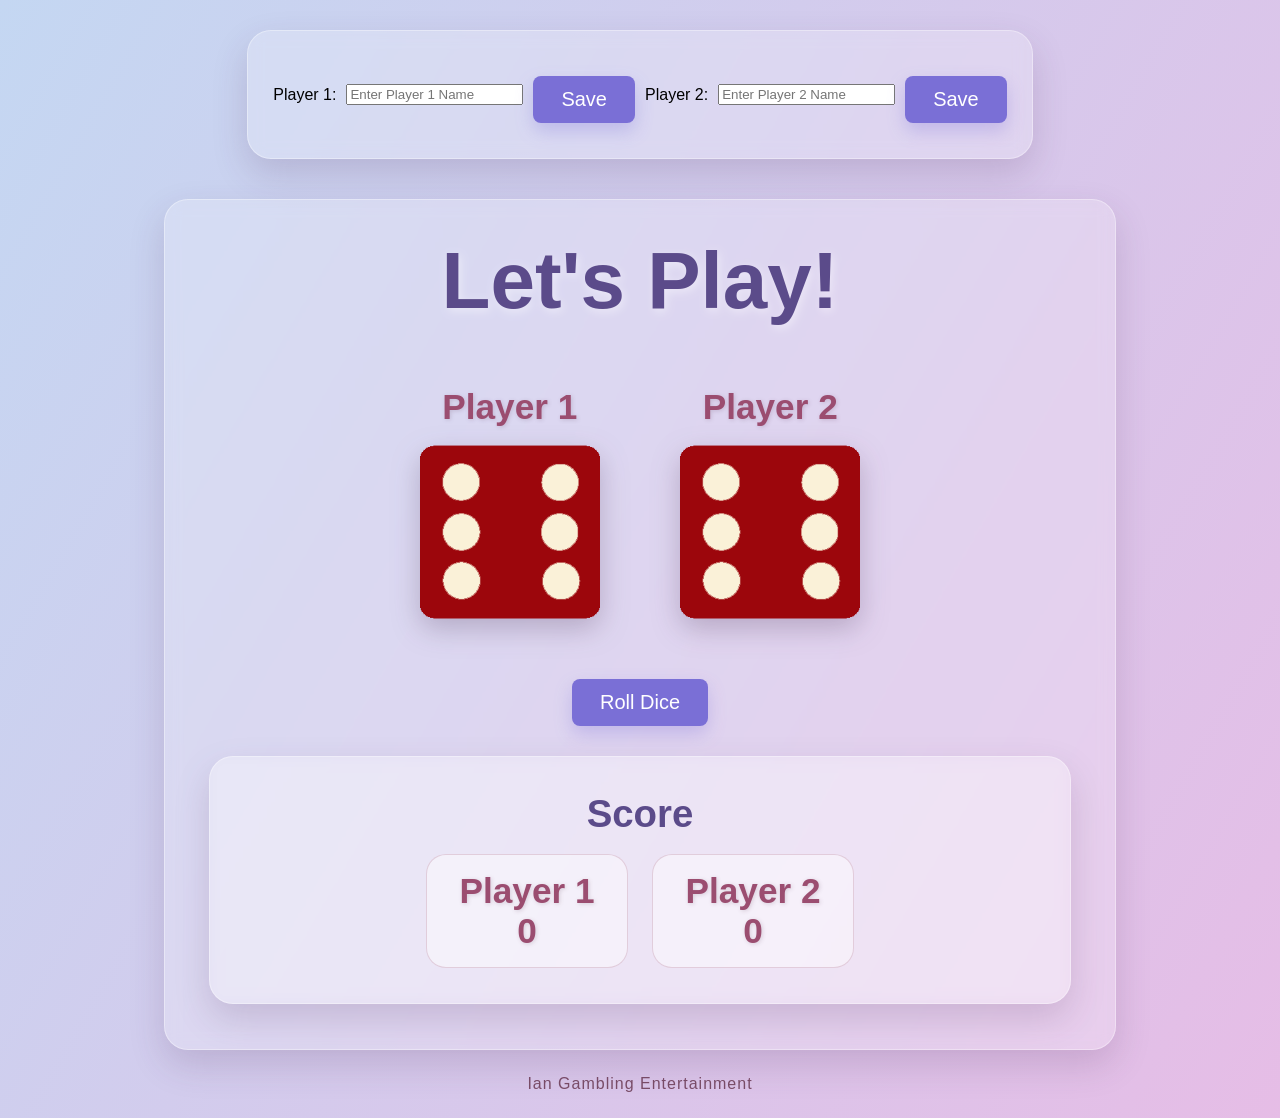
<file: index.html>
<!doctype html>
<html lang="en" dir="ltr">
  <head>
    <meta charset="utf-8" />
    <title>Dice Game</title>
    <link rel="stylesheet" href="styles.css" />
  </head>

  <body>
    <div class="input-container">
      <label>Player 1: </label>
      <input type="text" id="player1-input" placeholder="Enter Player 1 Name" />
      <button id="myButton1">Save</button>

      <label>Player 2: </label>
      <input type="text" id="player2-input" placeholder="Enter Player 2 Name" />
      <button id="myButton2">Save</button>
    </div>

    <div class="container">
      <h1 class="play-text">Let's Play!</h1>
      <div class="dice">
        <p class="player1-name">Player 1</p>
        <img class="img1" src="images/dice6.png" alt="Dice Image" />
      </div>

      <div class="dice">
        <p class="player2-name">Player 2</p>
        <img class="img2" src="images/dice6.png" alt="Dice Image" />
      </div>

      <div class="btn-container">
        <button class="btn">Roll Dice</button>
      </div>

      <div class="container">
        <div class="score-container">
          <h3>Score</h3>
          <div class="score-grid">
            <div class="score-block">
              <p class="score1">Player 1</p>
              <p class="player1-score">0</p>
            </div>
            <div class="score-block">
              <p class="score2">Player 2</p>
              <p class="player2-score">0</p>
            </div>
          </div>
        </div>
      </div>
    </div>

    <footer>Ian Gambling Entertainment</footer>

    <script src="index.js"></script>
  </body>
</html>
</file>
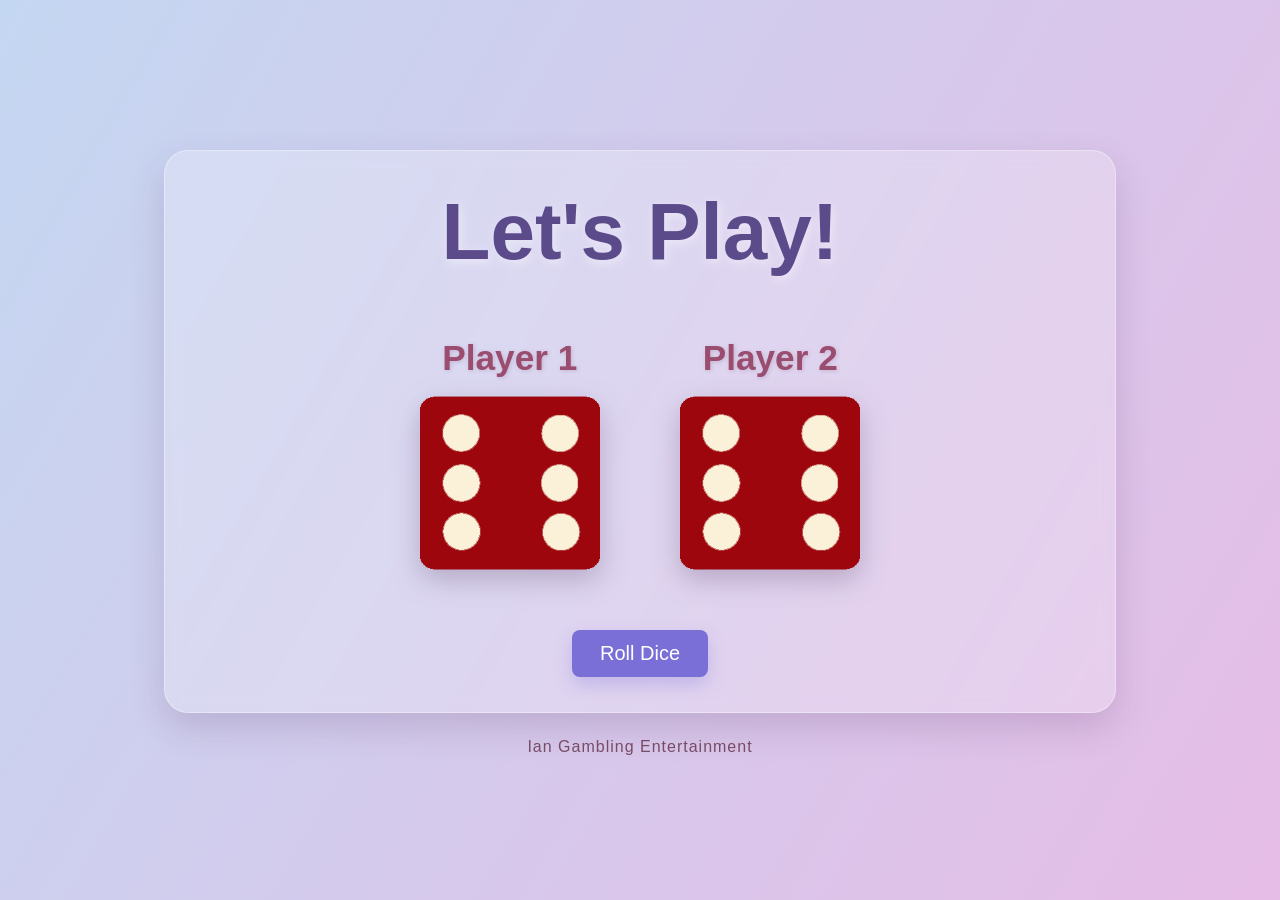
<file: dice.html>
<!DOCTYPE html>
<html lang="en" dir="ltr">
  <head>
    <meta charset="utf-8" />
    <title>Dice Game</title>
    <link rel="stylesheet" href="styles.css" />
    
  </head>
  <body>
    
    <div class="container">
      <h1>Let's Play!</h1>
      <div class="dice">
        <p class="player1-name">Player 1</p>
        <img class="img1" src="images/dice6.png" alt="Dice Image" />
      </div>
      <div class="dice">
        <p class="player2-name">Player 2</p>
        <img class="img2" src="images/dice6.png" alt="Dice Image" /> 
      </div>

      <div class="btn-container">
      <button class="btn">Roll Dice</button>
      </div>

    </div>
    
    <footer>Ian Gambling Entertainment</footer>

    <script src="index.js"></script>
  </body>
</html>
</file>
<file: styles.css>
body {
  margin: 0;
  min-height: 100vh;
  display: flex;
  flex-direction: column;
  justify-content: center;
  align-items: center;
  background: linear-gradient(300deg, #d4e4e9, #e9bfc6, #f1b4e2, #c4d7f2);
  background-repeat: no-repeat;
  background-size: 400% 400%;
  animation: gradient-animation 18s ease infinite;
  font-family: 'Segoe UI', Tahoma, Geneva, Verdana, sans-serif;
}

.container {
  width: min(900px, 90%);
  margin: 30px auto 10px;
  padding: 35px 25px;
  text-align: center;
  background: rgba(255, 255, 255, 0.22);
  border: 1px solid rgba(255, 255, 255, 0.35);
  border-radius: 24px;
  box-shadow: 0 15px 35px rgba(84, 50, 92, 0.18);
  backdrop-filter: blur(8px);
}

.input-container {
  display: flex;
  justify-content: center;
  align-items: center;
  gap: 10px;
  margin: 30px auto 10px;
  padding: 35px 25px;
  text-align: center;
  background: rgba(255, 255, 255, 0.22);
  border: 1px solid rgba(255, 255, 255, 0.35);
  border-radius: 24px;
  box-shadow: 0 15px 35px rgba(84, 50, 92, 0.18);
  backdrop-filter: blur(8px);
}

.container > .dice {
  margin: 15px 18px;
}
.score-container {
  display: flex;
  flex-direction: column;
  align-items: center;
  gap: 18px;
}

.score-container h3 {
  margin: 0;
  font-size: clamp(2rem, 3vw, 2.5rem);
  color: #5b4b8a;
}

.score-grid {
  display: flex;
  justify-content: center;
  gap: 24px;
  flex-wrap: wrap;
}

.score-block {
  min-width: 160px;
  padding: 16px 20px;
  border: 1px solid rgba(155, 77, 112, 0.22);
  border-radius: 20px;
  background: rgba(255, 255, 255, 0.45);
}

.score-block p {
  margin: 0;
}

.player-score {
  margin-top: 10px;
  font-size: clamp(1.5rem, 2vw, 1.8rem);
  color: #5b4b8a;
}

h1 {
  margin: 0 0 25px;
  font-size: clamp(3rem, 7vw, 5rem);
  color: #5b4b8a;
  text-shadow: 2px 3px 10px rgba(255, 255, 255, 0.45);
}

.dice {
  display: inline-block;
  margin: 15px 25px;
  padding: 20px;
  vertical-align: top;
}

p {
  margin: 0 0 15px;
  font-size: clamp(1.7rem, 3vw, 2.2rem);
  font-weight: 700;
  color: #9b4d70;
  text-shadow: 1px 1px 4px rgba(90, 57, 86, 0.2);
}

img {
  width: 180px;
  height: 180px;
  object-fit: contain;
  filter: drop-shadow(0 10px 14px rgba(60, 37, 67, 0.25));
}

footer {
  text-align: center;
  margin: 15px 0 25px;
  font-size: 1rem;
  letter-spacing: 1px;
  color: #7a4d68;
}

.btn {
  margin-top: 10px;
  padding: 12px 28px;
  font-size: 20px;
  color: #fff;
  background-color: #7a6fd6;
  border: none;
  border-radius: 8px;
  cursor: pointer;
  box-shadow: 0 8px 18px rgba(122, 111, 214, 0.3);
}
#myButton1,
#myButton2 {
  margin-top: 10px;
  padding: 12px 28px;
  font-size: 20px;
  color: #fff;
  background-color: #7a6fd6;
  border: none;
  border-radius: 8px;
  cursor: pointer;
  box-shadow: 0 8px 18px rgba(122, 111, 214, 0.3);
}

.btn:hover {
  background-color: #6157bf;
}

.btn-container {
  display: block;
  width: 100%;
  margin-top: 8px;
  text-align: center;
  clear: both;
}

@media (max-width: 768px) {
  .container {
    padding: 25px 15px;
  }

  .dice {
    display: block;
    margin: 10px auto;
  }

  img {
    width: 150px;
    height: 150px;
  }
}
</file>
